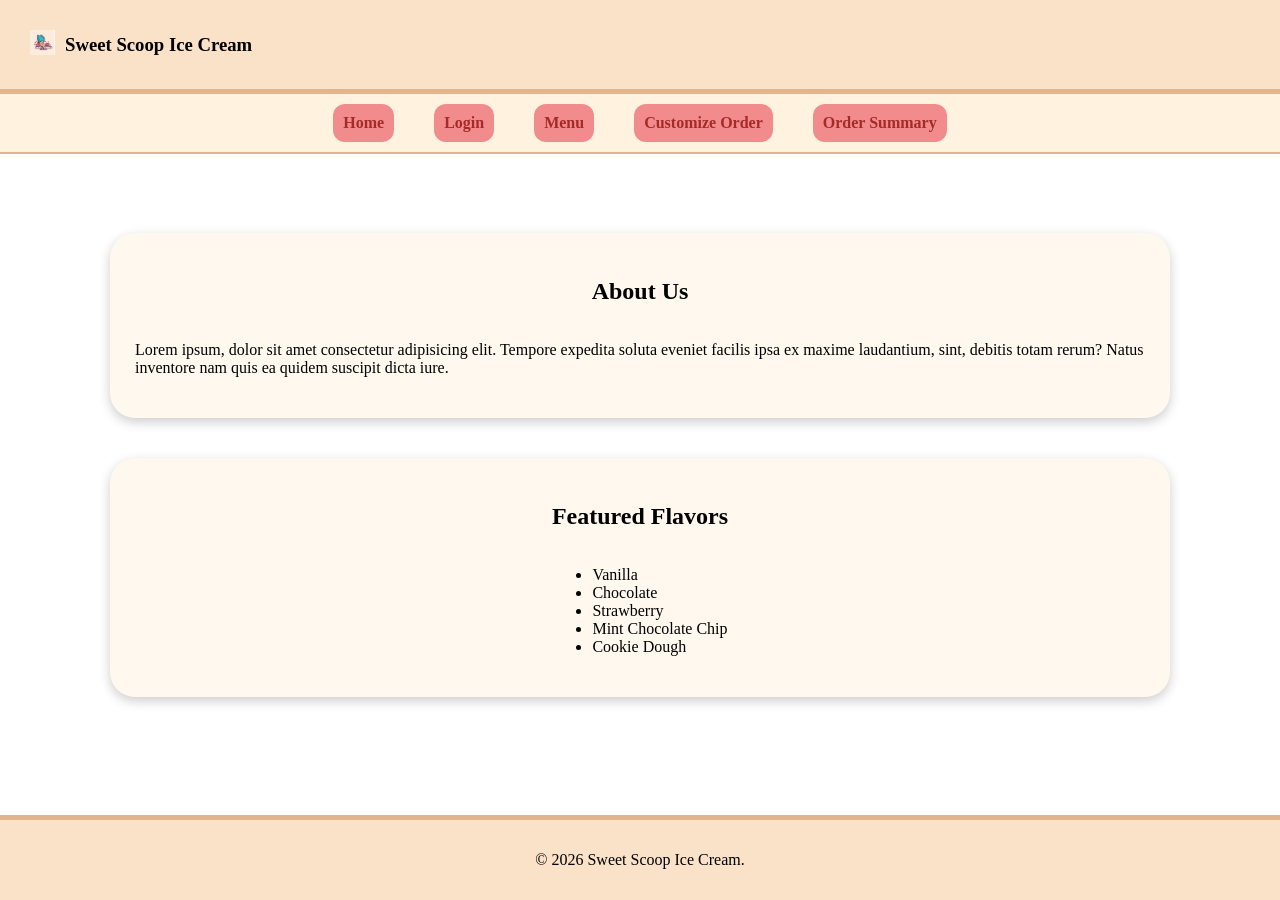
<file: index.html>
<!DOCTYPE html>
<!--
Group Members:
1. Reyansh Badhwar (UCID: 30244010)
2. Abdelrahman Attia (UCID: 30240604)
-->
<html lang="en">

<head>
    <meta charset="UTF-8">
    <meta name="viewport" content="width=device-width, initial-scale=1.0">
    <link rel="stylesheet" href="styles.css">
    <title>Sweet Scoop Ice Cream</title>
</head>

<body>
    <header id="page_header">
        <div>
            <div><img src="img/logo.jpeg" alt="Sweet Scoop Ice Cream Logo"></div>
        </div>

        <div>
            <h3>Sweet Scoop Ice Cream</h3>
        </div>
    </header>

    <nav>
        <ul>
            <li><a href="index.html">Home</a></li>
            <li><a href="login.html">Login</a></li>
            <li><a href="menu_view.html">Menu</a></li>
            <li><a href="customize_order.html">Customize Order</a></li>
            <li><a href="order_summary.html">Order Summary</a></li>
        </ul>
    </nav>

    <main class="index_main">
        <section id="about_us">
            <h2>About Us</h2>
            <p>Lorem ipsum, dolor sit amet consectetur adipisicing elit. Tempore expedita soluta eveniet facilis ipsa ex maxime laudantium, sint, debitis totam rerum? Natus inventore nam quis ea quidem suscipit dicta iure.</p>
        </section>

        <section id="featured_flavors">
            <h2>Featured Flavors</h2>
            <ul>
                <li>Vanilla</li>
                <li>Chocolate</li>
                <li>Strawberry</li>
                <li>Mint Chocolate Chip</li>
                <li>Cookie Dough</li>
            </ul>
        </section>
    </main>

    <footer>
        <p>&copy; 2026 Sweet Scoop Ice Cream.</p>
    </footer>
</body>

</html>
</file>
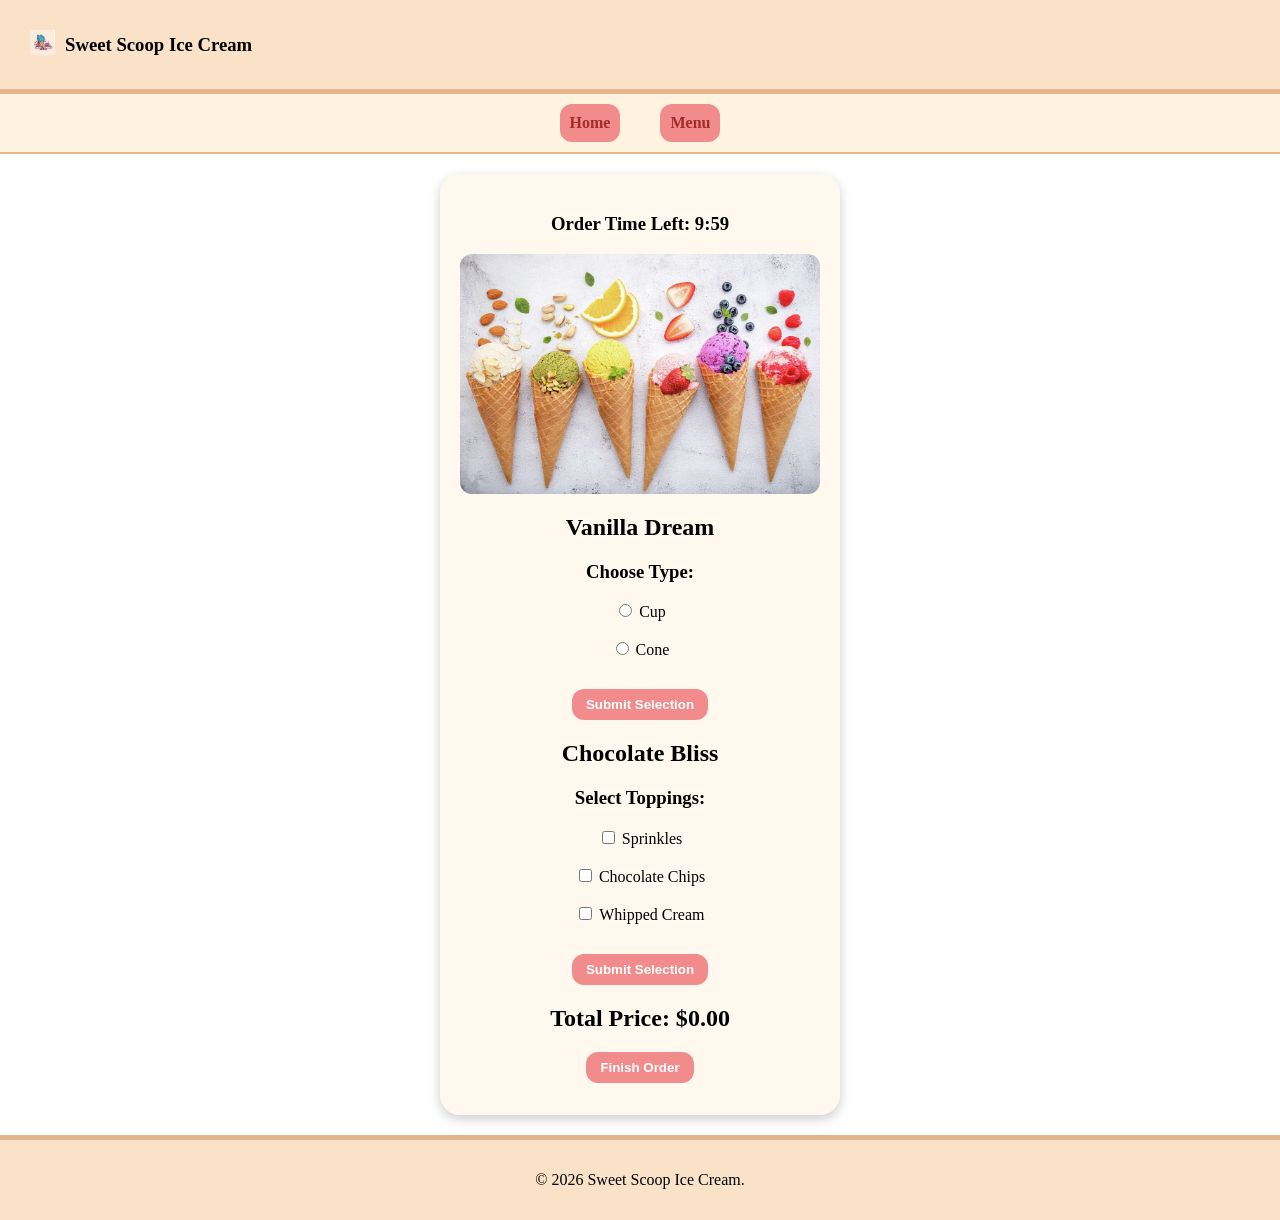
<file: customize_order.html>
<!DOCTYPE html>
<html lang="en">

<head>
    <meta charset="UTF-8">
    <meta name="viewport" content="width=device-width, initial-scale=1.0">
    <title>Customize Order</title>
    <link rel="stylesheet" href="styles.css">
</head>

<body>
    <header id="page_header">
        <div>
            <div><img src="img/logo.jpeg" alt="Sweet Scoop Ice Cream Logo"></div>
        </div>

        <div>
            <h3>Sweet Scoop Ice Cream</h3>
        </div>
    </header>

    <nav>
        <ul>
            <li><a href="index.html">Home</a></li>
            <li><a href="menu_view.html">Menu</a></li>
        </ul>
    </nav>

    <main class="customize_order_main">
        
        <form action="order_summary.html">
            <h3>Order Time Left: <span id="timer">10:00</span></h3>

            <div>
                <img src="img/icecream_banner.jpeg" alt="Banner image for customizing order" id="banner_img">
            </div>

            <h2>Vanilla Dream</h2>
            <h3>Choose Type:</h3>

            <input type="radio" id="type_cup" name="type" value="Cup" required>
            <label for="type_cup">Cup</label><br><br>
            <input type="radio" id="type_cone" name="type" value="Cone" required>
            <label for="type_cone">Cone</label><br><br>
            <button type="button" name="update_order" value="submit_icecream_type">Submit Selection</button>

            <h2>Chocolate Bliss</h2>
            <h3>Select Toppings:</h3>

            <input type="checkbox" id="topping1" name="topping1" value="Sprinkles">
            <label for="topping1">Sprinkles</label><br><br>
            <input type="checkbox" id="topping2" name="topping2" value="Chocolate Chips">
            <label for="topping2">Chocolate Chips</label><br><br>
            <input type="checkbox" id="topping3" name="topping3" value="Whipped Cream">
            <label for="topping3">Whipped Cream</label><br><br>
            <button type="button" name="update_order" value="submit_icecream_toppings">Submit Selection</button>

            <h2>Total Price: $<span id="total_price">0.00</span></h2>
            
            <button type="submit">Finish Order</button>
        </form>
    </main>

    <footer>
        <p>&copy; 2026 Sweet Scoop Ice Cream.</p>
    </footer>
    <script src="customize_order.js"></script>
</body>

</html>
</file>
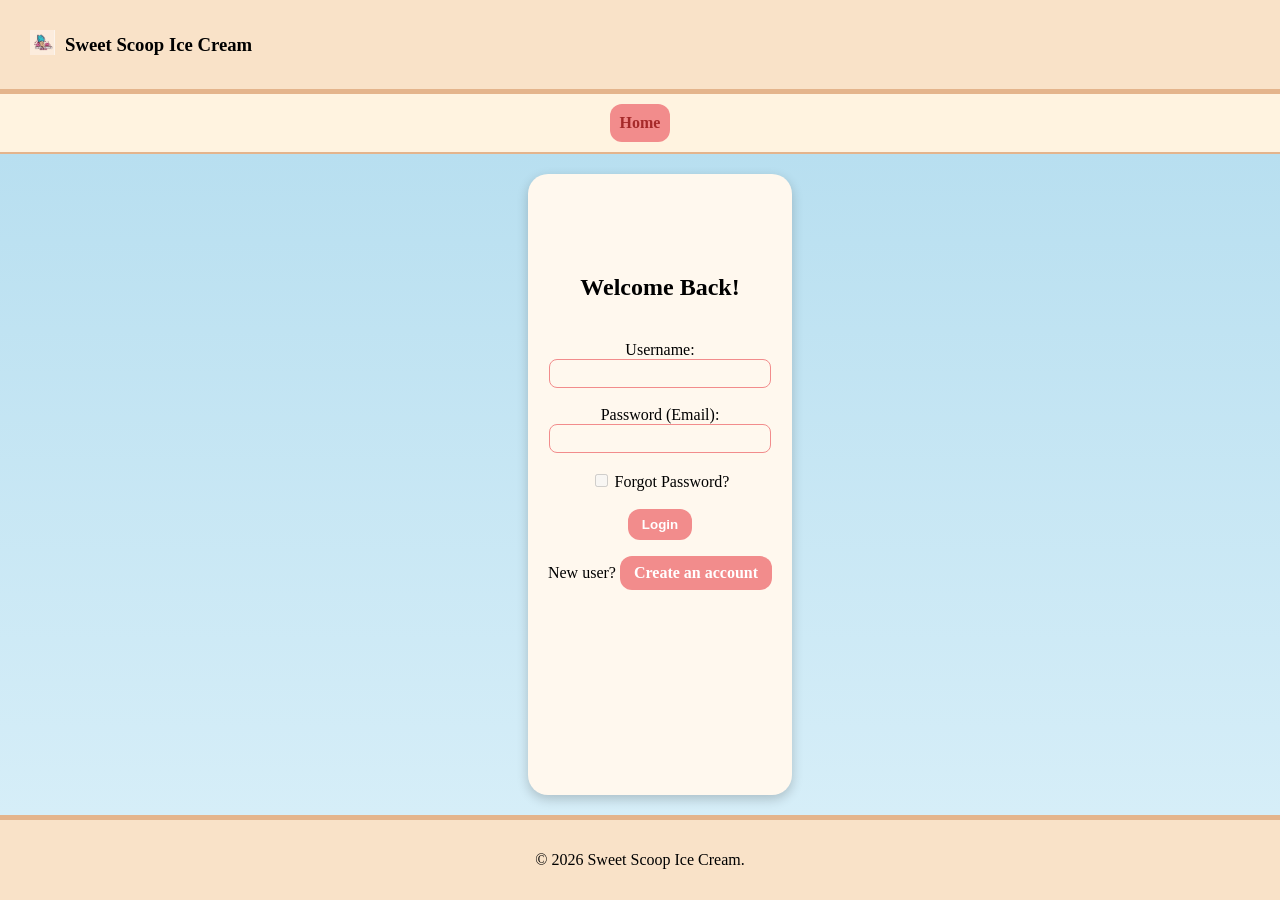
<file: login.html>
<!DOCTYPE html>
<html lang="en">

<head>
    <meta charset="UTF-8">
    <meta name="viewport" content="width=device-width, initial-scale=1.0">
    <link rel="stylesheet" href="styles.css">
    <title>Login</title>
</head>

<body>
    <header id="page_header">
        <div>
            <div><img src="img/logo.jpeg" alt="Sweet Scoop Ice Cream Logo"></div>
        </div>

        <div>
            <h3>Sweet Scoop Ice Cream</h3>
        </div>
    </header>

    <nav>
        <ul>
            <li><a href="index.html">Home</a></li>
        </ul>
    </nav>

    <main class="login_main">
        <div id="login_container">
            <h2>Welcome Back!</h2>
            <form id="login_form">
                <label for="username">Username:</label><br>
                <input type="text" id="username" name="username" required><br><br>

                <label for="password">Password (Email):</label><br>
                <input type="password" id="password" name="password" required><br><br>
                
                <div>
                    <input type="checkbox" id="forgot_password" name="forgot_password" disabled>
                    <label for="forgot_password">Forgot Password?</label><br><br>
                </div>

                <button type="submit">Login</button>
                <p>New user? <a href="signup.html" class="signup_link">Create an account</a></p>
            </form>
            <div id="message"></div>
        </div>

    </main>

    <footer>
        <p>&copy; 2026 Sweet Scoop Ice Cream.</p>
    </footer>

    <script src="login.js"></script>
</body>

</html>
</file>
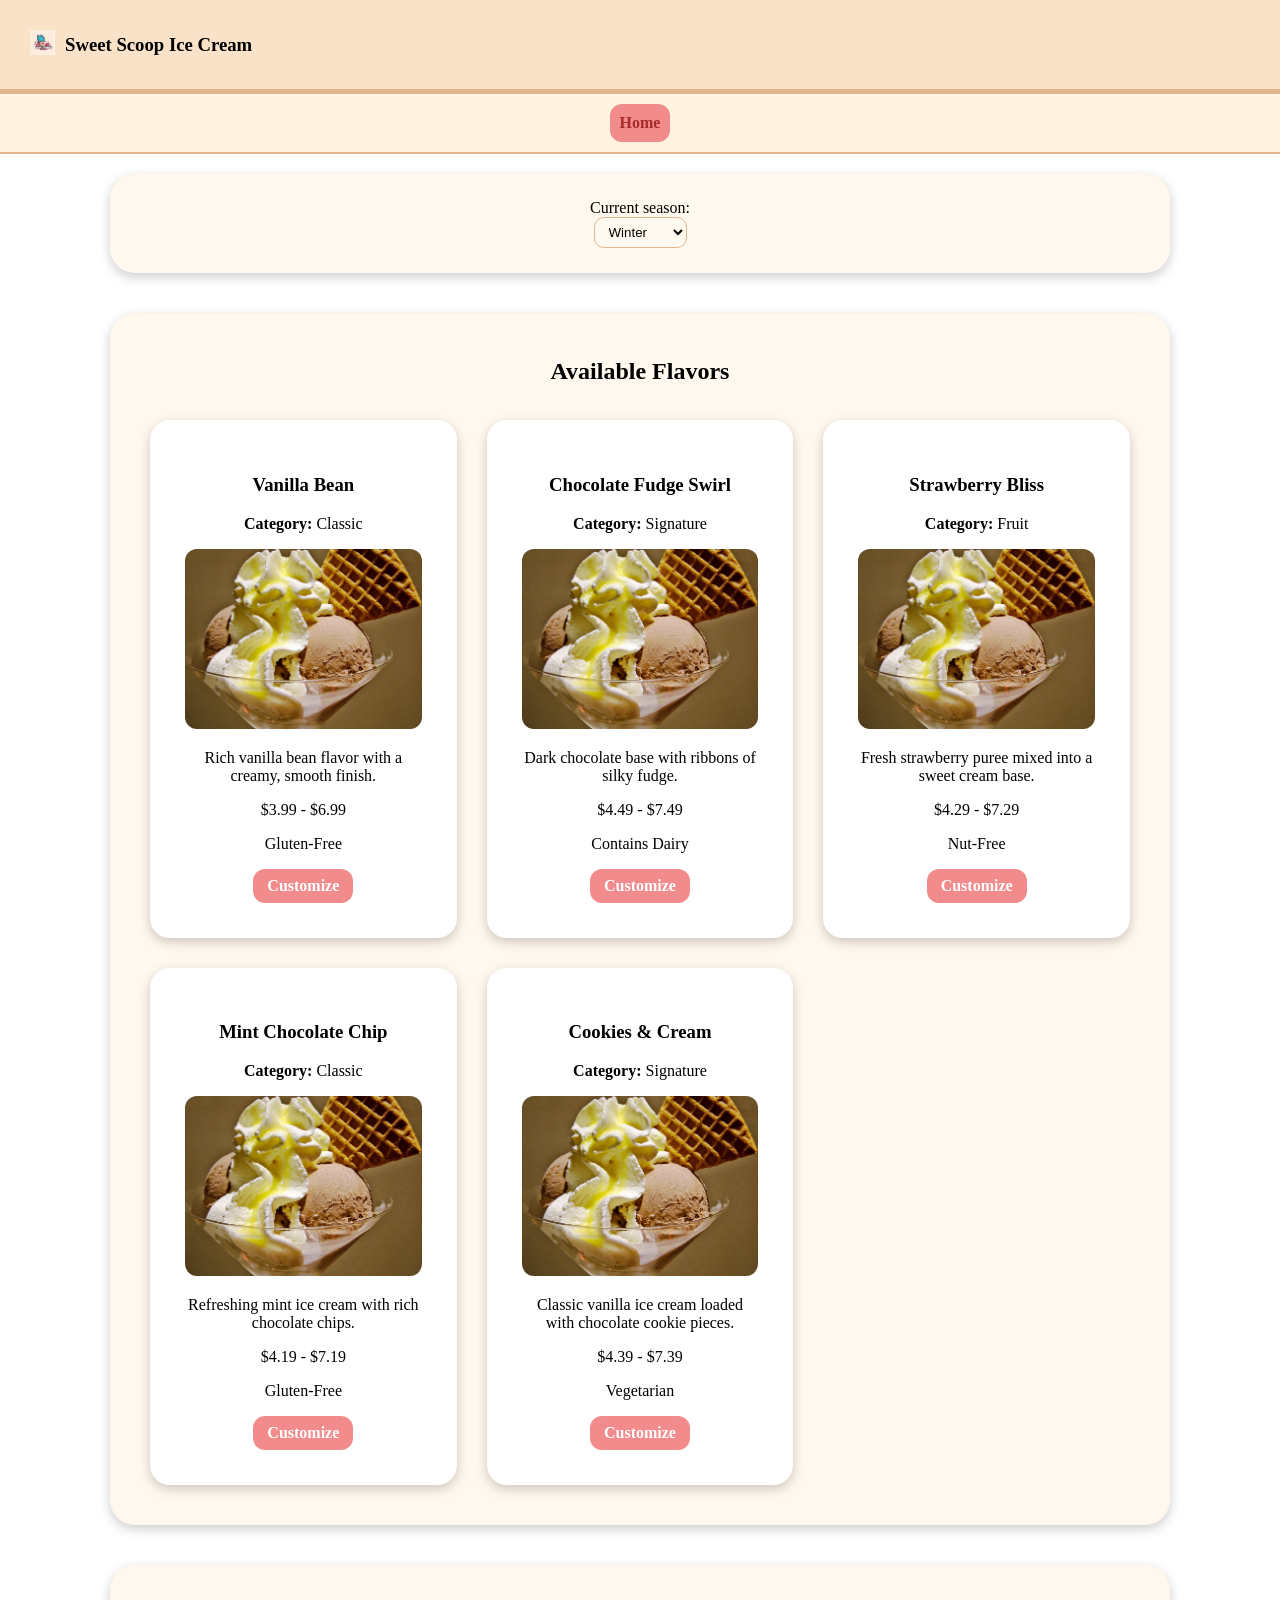
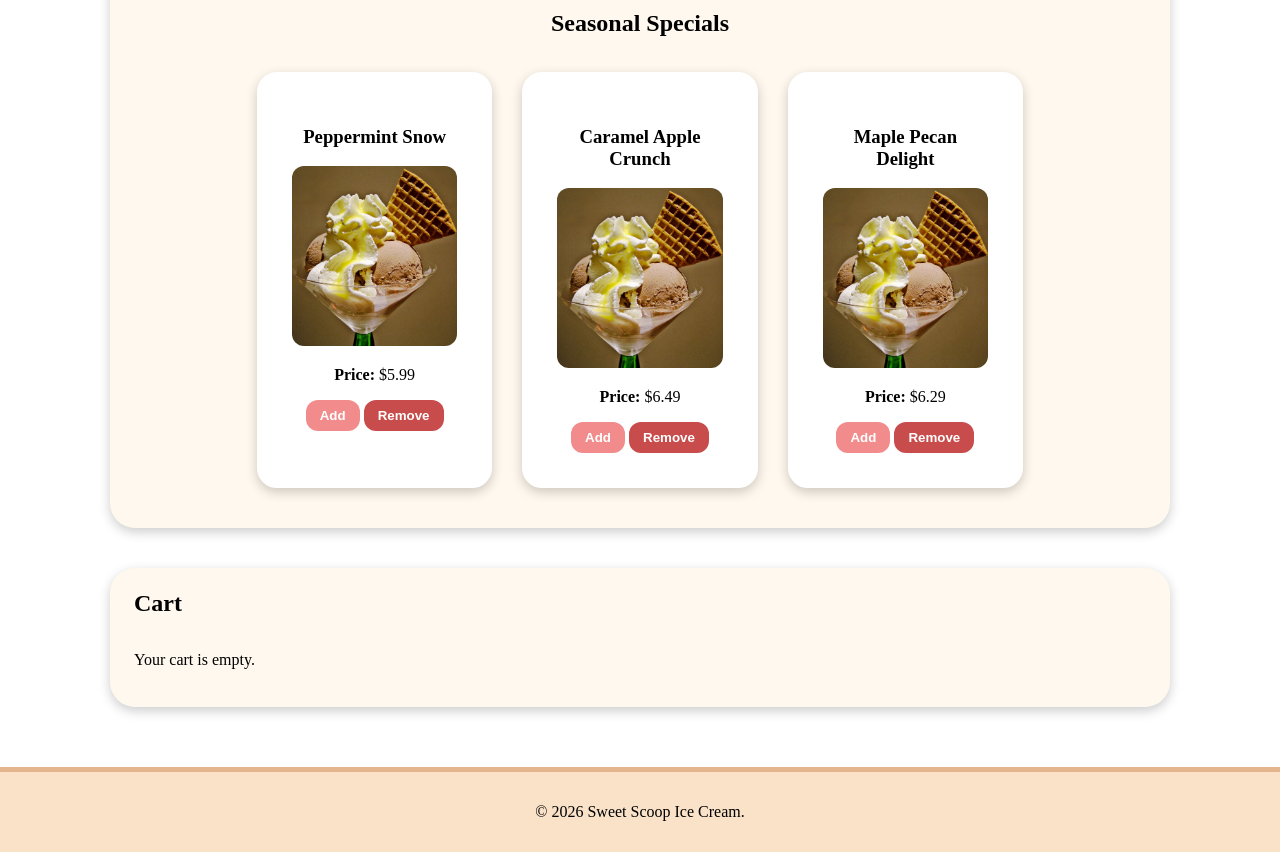
<file: menu_view.html>
<!DOCTYPE html>
<html lang="en">

<head>
    <meta charset="UTF-8">
    <meta name="viewport" content="width=device-width, initial-scale=1.0">
    <link rel="stylesheet" href="styles.css">
    <title>Menu View</title>
</head>

<body>
    <header id="page_header">
        <div>
            <div><img src="img/logo.jpeg" alt="Sweet Scoop Ice Cream Logo"></div>
        </div>
        <div>
            <h3>Sweet Scoop Ice Cream</h3>
        </div>
    </header>

    <nav>
        <ul>
            <li><a href="index.html">Home</a></li>
        </ul>
    </nav>

    <main class="menu_main">
        <section class="season_selector">
            <label for="season_filter">Current season:</label>
            <select id="season_filter" name="season_filter">
                <option value="winter-2026" selected>Winter</option>
                <option value="fall-2025">Fall</option>
                <option value="summer-2025">Summer</option>
                <option value="spring-2025">Spring</option>
            </select>
        </section>

        <section>
            <h2>Available Flavors</h2>
            <div class="tile_grid">
                <article class="ice_cream_tile">
                    <h3>Vanilla Bean</h3>
                    <p><strong>Category:</strong> Classic</p>
                    <img src="img/icecream.jpg" alt="Vanilla ice cream scoop">
                    <p>Rich vanilla bean flavor with a creamy, smooth finish.</p>
                    <p>$3.99 - $6.99</p>
                    <p>Gluten-Free</p>
                    <a href="customize_order.html" class="customize_link">Customize</a>
                </article>

                <article class="ice_cream_tile">
                    <h3>Chocolate Fudge Swirl</h3>
                    <p><strong>Category:</strong> Signature</p>
                    <img src="img/icecream.jpg" alt="Chocolate ice cream in cone">
                    <p>Dark chocolate base with ribbons of silky fudge.</p>
                    <p>$4.49 - $7.49</p>
                    <p>Contains Dairy</p>
                    <a href="customize_order.html" class="customize_link">Customize</a>
                </article>

                <article class="ice_cream_tile">
                    <h3>Strawberry Bliss</h3>
                    <p><strong>Category:</strong> Fruit</p>
                    <img src="img/icecream.jpg" alt="Strawberry ice cream bowl">
                    <p>Fresh strawberry puree mixed into a sweet cream base.</p>
                    <p>$4.29 - $7.29</p>
                    <p>Nut-Free</p>
                    <a href="customize_order.html" class="customize_link">Customize</a>
                </article>

                <article class="ice_cream_tile">
                    <h3>Mint Chocolate Chip</h3>
                    <p><strong>Category:</strong> Classic</p>
                    <img src="img/icecream.jpg" alt="Mint chocolate chip ice cream">
                    <p>Refreshing mint ice cream with rich chocolate chips.</p>
                    <p>$4.19 - $7.19</p>
                    <p>Gluten-Free</p>
                    <a href="customize_order.html" class="customize_link">Customize</a>
                </article>

                <article class="ice_cream_tile">
                    <h3>Cookies &amp; Cream</h3>
                    <p><strong>Category:</strong> Signature</p>
                    <img src="img/icecream.jpg" alt="Cookies and cream ice cream">
                    <p>Classic vanilla ice cream loaded with chocolate cookie pieces.</p>
                    <p>$4.39 - $7.39</p>
                    <p>Vegetarian</p>
                    <a href="customize_order.html" class="customize_link">Customize</a>
                </article>
            </div>
        </section>

        <section>
            <h2>Seasonal Specials</h2>
            <div class="tile_grid">
                <article class="ice_cream_tile">
                    <h3>Peppermint Snow</h3>
                    <img src="img/icecream.jpg" alt="Peppermint ice cream">
                    <p><strong>Price:</strong> $5.99</p>
                    <div class="special_actions">
                        <button class="add_btn">Add</button>
                        <button class="remove_btn">Remove</button>
                    </div>
                </article>

                <article class="ice_cream_tile">
                    <h3>Caramel Apple Crunch</h3>
                    <img src="img/icecream.jpg" alt="Caramel ice cream scoop">
                    <p><strong>Price:</strong> $6.49</p>
                    <div class="special_actions">
                        <button class="add_btn">Add</button>
                        <button class="remove_btn">Remove</button>
                    </div>
                </article>

                <article class="ice_cream_tile">
                    <h3>Maple Pecan Delight</h3>
                    <img src="img/icecream.jpg" alt="Maple pecan ice cream">
                    <p><strong>Price:</strong> $6.29</p>
                    <div class="special_actions">
                        <button class="add_btn">Add</button>
                        <button class="remove_btn">Remove</button>
                    </div>
                </article>
            </div>
        </section>
    
        <section class="cart_section">
            <h2>Cart</h2>
            <div id="cart_items">
                <p class="empty_cart">No items in cart.</p>
            </div>
        </section>

    </main>

    <footer>
        <p>&copy; 2026 Sweet Scoop Ice Cream.</p>
    </footer>

    <script src="menu_view.js"></script>
    
</body>

</html>
</file>
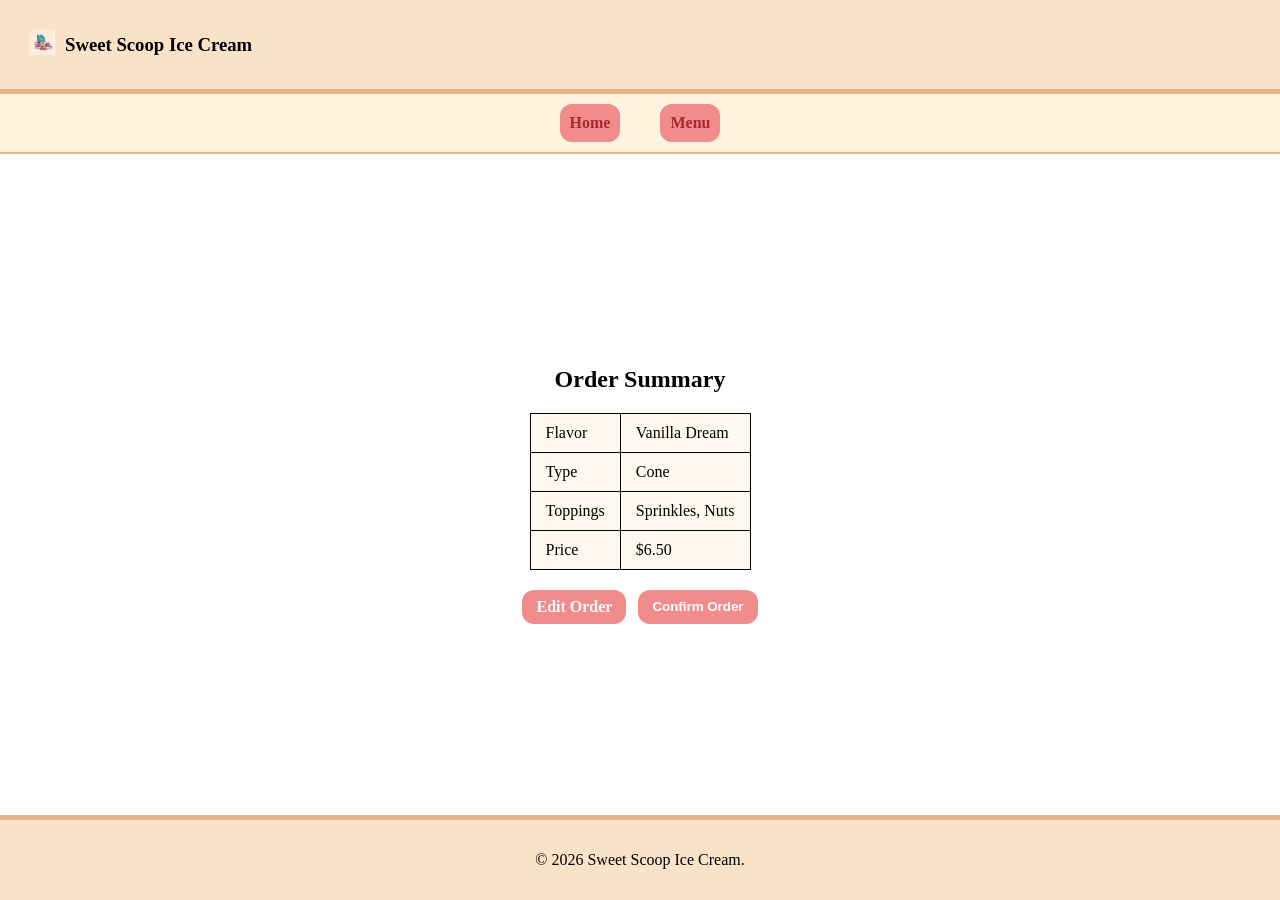
<file: order_summary.html>
<!DOCTYPE html>
<html lang="en">

<head>
    <meta charset="UTF-8">
    <meta name="viewport" content="width=device-width, initial-scale=1.0">
    <link rel="stylesheet" href="styles.css">
    <title>Sweet Scoop Ice Cream</title>
</head>

<body>
    <header id="page_header">
        <div>
            <div><img src="img/logo.jpeg" alt="Sweet Scoop Ice Cream Logo"></div>
        </div>

        <div>
            <h3>Sweet Scoop Ice Cream</h3>
        </div>
    </header>

    <nav>
        <ul>
            <li><a href="index.html">Home</a></li>
            <li><a href="menu_view.html">Menu</a></li>
        </ul>
    </nav>

    <main class="order_summary_main">
        <h2>Order Summary</h2>
        <table>
            <tbody>
                <tr>
                    <td>Flavor</td>
                    <td>Vanilla Dream</td>
                </tr>
                <tr>
                    <td>Type</th>
                    <td>Cone</td>
                </tr>
                <tr>
                    <td>Toppings</th>
                    <td>Sprinkles, Nuts</td>
                </tr>
                <tr>
                    <td>Price</th>
                    <td>$6.50</td>
                </tr>
            </tbody>
        </table>

        <div class="summary_actions">
            <a href="customize_order.html" class="action_btn">Edit Order</a>
            <button type="button" class="action_btn">Confirm Order</button>
        </div>
    </main>

    <footer>
        <p>&copy; 2026 Sweet Scoop Ice Cream.</p>
    </footer>
</body>

</html>
</file>
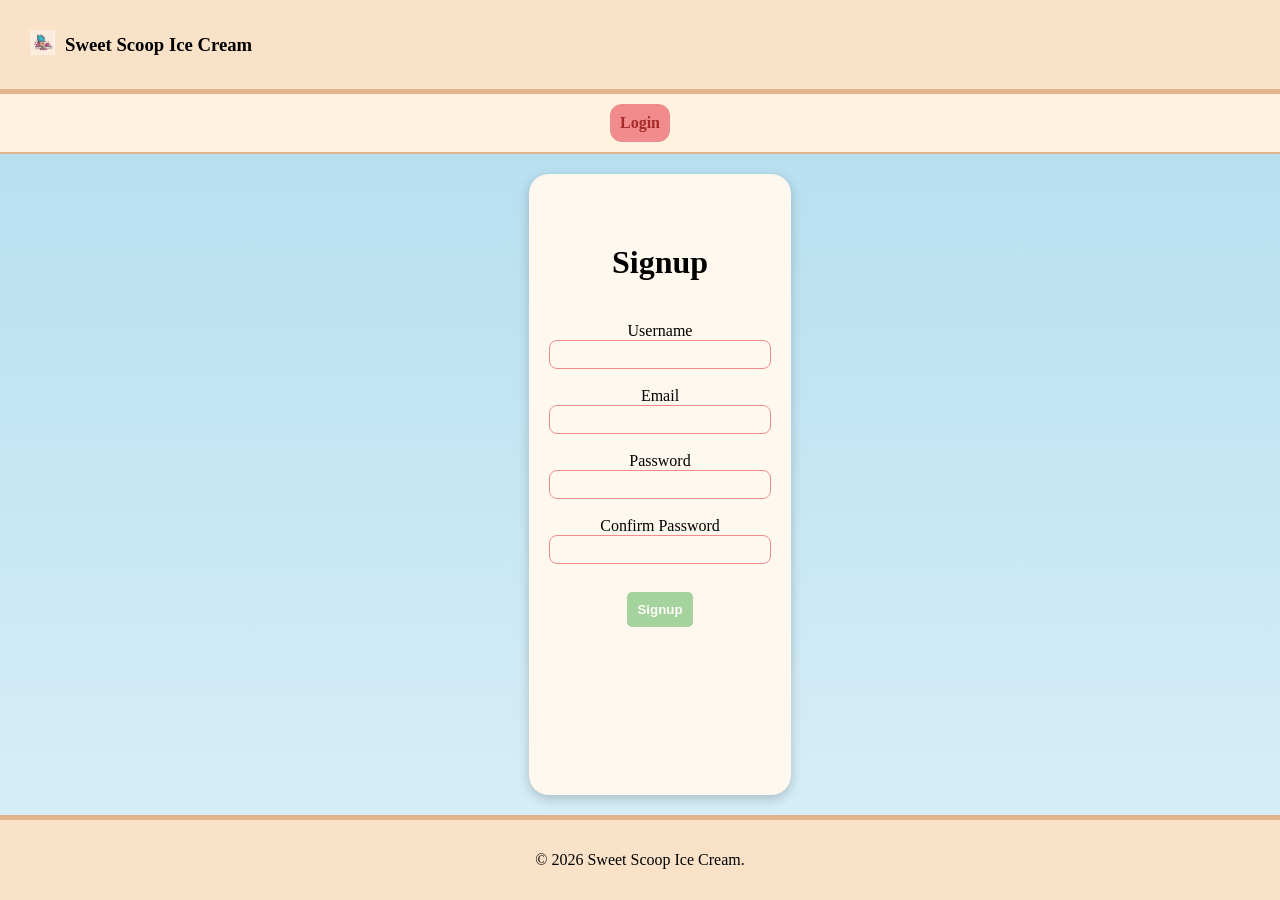
<file: signup.html>
<!DOCTYPE html>
<html lang="en">

<head>
    <meta charset="UTF-8">
    <meta name="viewport" content="width=device-width, initial-scale=1.0">
    <link rel="stylesheet" href="styles.css">
    <title>Signup</title>
</head>

<body>
    <header id="page_header">
        <div>
            <div><img src="img/logo.jpeg" alt="Sweet Scoop Ice Cream Logo"></div>
        </div>

        <div>
            <h3>Sweet Scoop Ice Cream</h3>
        </div>
    </header>

    <nav>
        <ul>
            <li><a href="login.html">Login</a></li>
        </ul>
    </nav>

    <main class="login_main">
        <div id="login_container">
            <h1>Signup</h1>
            <form id="login_form">
                <label for="signup_username">Username</label><br>
                <input type="text" id="signup_username" name="signup_username" required><br><br>

                <label for="email">Email</label><br>
                <input type="text" id="email" name="email" required><br><br>

                <label for="signup_password">Password</label><br>
                <input type="password" id="signup_password" name="signup_password" required><br><br>

                <label for="signup_confirm_password">Confirm Password</label><br>
                <input type="password" id="signup_confirm_password" name="signup_confirm_password" required><br><br>

                <button type="submit" class="signup_button">Signup</button>
            </form>

            <div id="message"></div>
        </div>
    </main>

    <footer>
        <p>&copy; 2026 Sweet Scoop Ice Cream.</p>
    </footer>

    <script src="signup.js"></script>
</body>

</html>
</file>
<file: styles.css>
html,
body {
    margin: 0;
    padding: 0;
    height: 100%;
}

body {
    min-height: 100vh;
    display: flex;
    flex-direction: column;
}

main {
    flex: 1;
}

main section h2 { text-align: center; }

header {
    background-color: #f9e2c8;
    display: flex;
    gap: 10px;
    align-items: center;
    justify-content: flex-start;
    padding: 15px 30px;
    border-bottom: 5px solid #e4b48c;
}

header img {
    width: 25px;
    height: 25px;
}

#page_header > div {
    margin: 0;
    display: flex;
    align-items: center;
}

nav {
    background-color: #fff3e0;
    display: flex;
    justify-content: center;
    padding: 10px;
    border-bottom: 2px solid #e4b48c;
    flex-wrap: wrap;
}

nav ul {
    list-style: none;
    margin: 0;
    padding: 0;
    display: flex;
    flex-wrap: wrap;
    gap: 20px;
    align-items: center;
}

nav a {
    display: block;
    text-decoration: none;
    color: brown;
    background-color: #f28c8c;
    font-weight: bold;
    padding: 10px;
    margin-left: 10px;
    margin-right: 10px;
    border-radius: 12px;
}

main section {
    display: flex;
    background-color: #fff8ee;
    border-radius: 25px;
    margin-bottom: 40px;
    box-shadow: 0 4px 12px rgba(0, 0, 0, 0.2);
    justify-content: center;
    align-items: center;
    flex-direction: column;
    padding: 25px;
}

footer {
    background-color: #f9e2c8;
    display: flex;
    row-gap: 10px;
    align-items: center;
    justify-content: center;
    padding: 15px;
    border-top: 5px solid #e4b48c;
}

.index_main {
    display: flex;
    flex-direction: column;
    justify-content: center;
    width: 100%;
    max-width: 1100px;
    margin: 0 auto;
    padding: 20px;
    box-sizing: border-box;
}

.login_main {
    display: flex;
    justify-content: center;
    background: linear-gradient(to bottom, #b8dff0, #d6eef8);
    width: 100%;
    max-width: 100%;
    margin: 0 auto;
    padding: 20px;
}

.signup_link {
    display: inline-block;
    text-decoration: none;
    background-color: #f28c8c;
    color: #ffffff;
    font-weight: bold;
    border-radius: 12px;
    padding: 8px 14px;
    border: none;
    cursor: pointer;
}

#message {
    padding:10px;
    border-radius:5px;
    text-align:center;
}

#login_container {
    display: flex;
    flex-direction: column;
    gap: 20px;
    justify-content: center;
    align-items: center;
    background-color: #fff8ee;
    border-radius: 20px;
    box-shadow: 0 4px 12px rgba(0, 0, 0, 0.2);
    padding: 20px;
}

#login_form {
    text-align: center;
    margin: 0 auto 70px;
}

#login_form input[type="text"],
#login_form input[type="password"] {
    background-color: #fff8ee;
    border: 1px solid #f28c8c;
    border-radius: 8px;
    padding: 6px 10px;
    width: 200px;
}


form button,
.add_btn {
    background-color: #f28c8c;
    color: #ffffff;
    font-weight: bold;
    border-radius: 12px;
    padding: 8px 14px;
    border: none;
    cursor: pointer;
}

.signup_button {
    background-color: #4CAF50;
    padding: 10px;
    border-radius: 5px;
    margin: 10px;
    opacity: 0.5;
}

.signup_button:hover{
    background-color: #45A049;
    opacity: 1.0;
}


.menu_main {
    width: 100%;
    max-width: 1100px;
    margin: 0 auto;
    padding: 20px;
    box-sizing: border-box;
}

.season_selector {
    text-align: center;
}

.season_selector select {
    background-color: #fff8ee;
    border-radius: 10px;
    padding: 6px 10px;
    border: 1px solid #e4b48c;
}

.tile_grid {
    text-align: center;
    display: flex;
    flex-wrap: wrap;
}

.ice_cream_tile {
    background-color: #ffffff;
    border: 20px solid #ffffff;
    border-radius: 20px;
    padding: 15px;
    margin: 15px;
    box-shadow: 0 4px 12px rgba(0, 0, 0, 0.2);
    width: calc(33.333% - 30px);
    text-align: center;
    box-sizing: border-box;
    transition: background-color 0.2s ease;
}

.ice_cream_tile img {
    width: 100%;
    height: 180px;
    object-fit: cover;
    border-radius: 12px;
}

.special_actions {
    margin-top: 10px;
}

.remove_btn {
    background-color: #c94c4c;
    color: #ffffff;
    font-weight: bold;
    border-radius: 12px;
    padding: 8px 14px;
    border: none;
    cursor: pointer;
}

.customize_link {
    display: inline-block;
    text-decoration: none;
    background-color: #f28c8c;
    color: #ffffff;
    font-weight: bold;
    border-radius: 12px;
    padding: 8px 14px;
    border: none;
    cursor: pointer;
}

#banner_img {
    width: 100%;
    height: 15rem;
    object-fit: cover;
    border-radius: 12px;
    display: block;
    margin: 0 auto;
}

.customize_order_main {
    width: 100%;
    max-width: 1100px;
    margin: 0 auto;
    padding: 20px;
    display: flex;
    justify-content: center;
    flex-direction: column;
    align-items: center;
    border-radius: 25px;
}

.customize_order_main form {
    max-width: 500px;
    margin: 0 auto;
    text-align: center;
    padding: 20px;
    background-color: #fff8ee;
    border-radius: 20px;
    box-shadow: 0 4px 12px rgba(0, 0, 0, 0.2);
}

.customize_order_main form button {
    display: block;
    margin: 12px auto;
}

.action_btn {
    display: inline-block;
    text-decoration: none;
    background-color: #f28c8c;
    color: #ffffff;
    font-weight: bold;
    border-radius: 12px;
    padding: 8px 14px;
    border: none;
    cursor: pointer;
}

.order_summary_main {
    width: 100%;
    max-width: 1100px;
    margin: 0 auto;
    padding: 20px;
    display: flex;
    justify-content: center;
    flex-direction: column;
    align-items: center;
    box-sizing: border-box;
}

.order_summary_main > table {
    margin: 0 auto;
    border-collapse: collapse;
    border: 1px solid black;
    background-color: #fff8ee;
    text-align: left;
}

.order_summary_main td {
    border: 1px solid #000;
    padding: 10px 15px;
}

.summary_actions {
    display: flex;
    justify-content: center;
    gap: 12px;
    margin-top: 20px;
}

.cart_section {
    width: 100%;
    box-sizing: border-box;
    align-items: flex-start;
    justify-content: flex-start;
    text-align: left;
    background-color: #fff8ee;
    border-radius: 25px;
    padding: 22px 24px;
}
.cart_section h2 {
    width: 100%;
    text-align: left;
    margin: 0 0 18px 0;
}

#cart_items {
    width: 100%;
}

.cart_item {
    width: 100%;
    box-sizing: border-box;
    display: flex;
    justify-content: space-between;
    align-items: center;
    background-color: #ffffff;
    border: 1px solid #e3b487;
    border-radius: 14px;
    padding: 12px 14px;
    margin-bottom: 12px;
    flex-shrink: 0;
}

.cart_item_price {
    margin-left: auto;
    text-align: right;
}

.add_btn, .remove_btn {
    transition: transform 0.2s ease, box-shadow 0.2s ease, opacity 0.2s ease;
}

.tile_hover {
    background-color: #ffe1b6;
}
</file>
